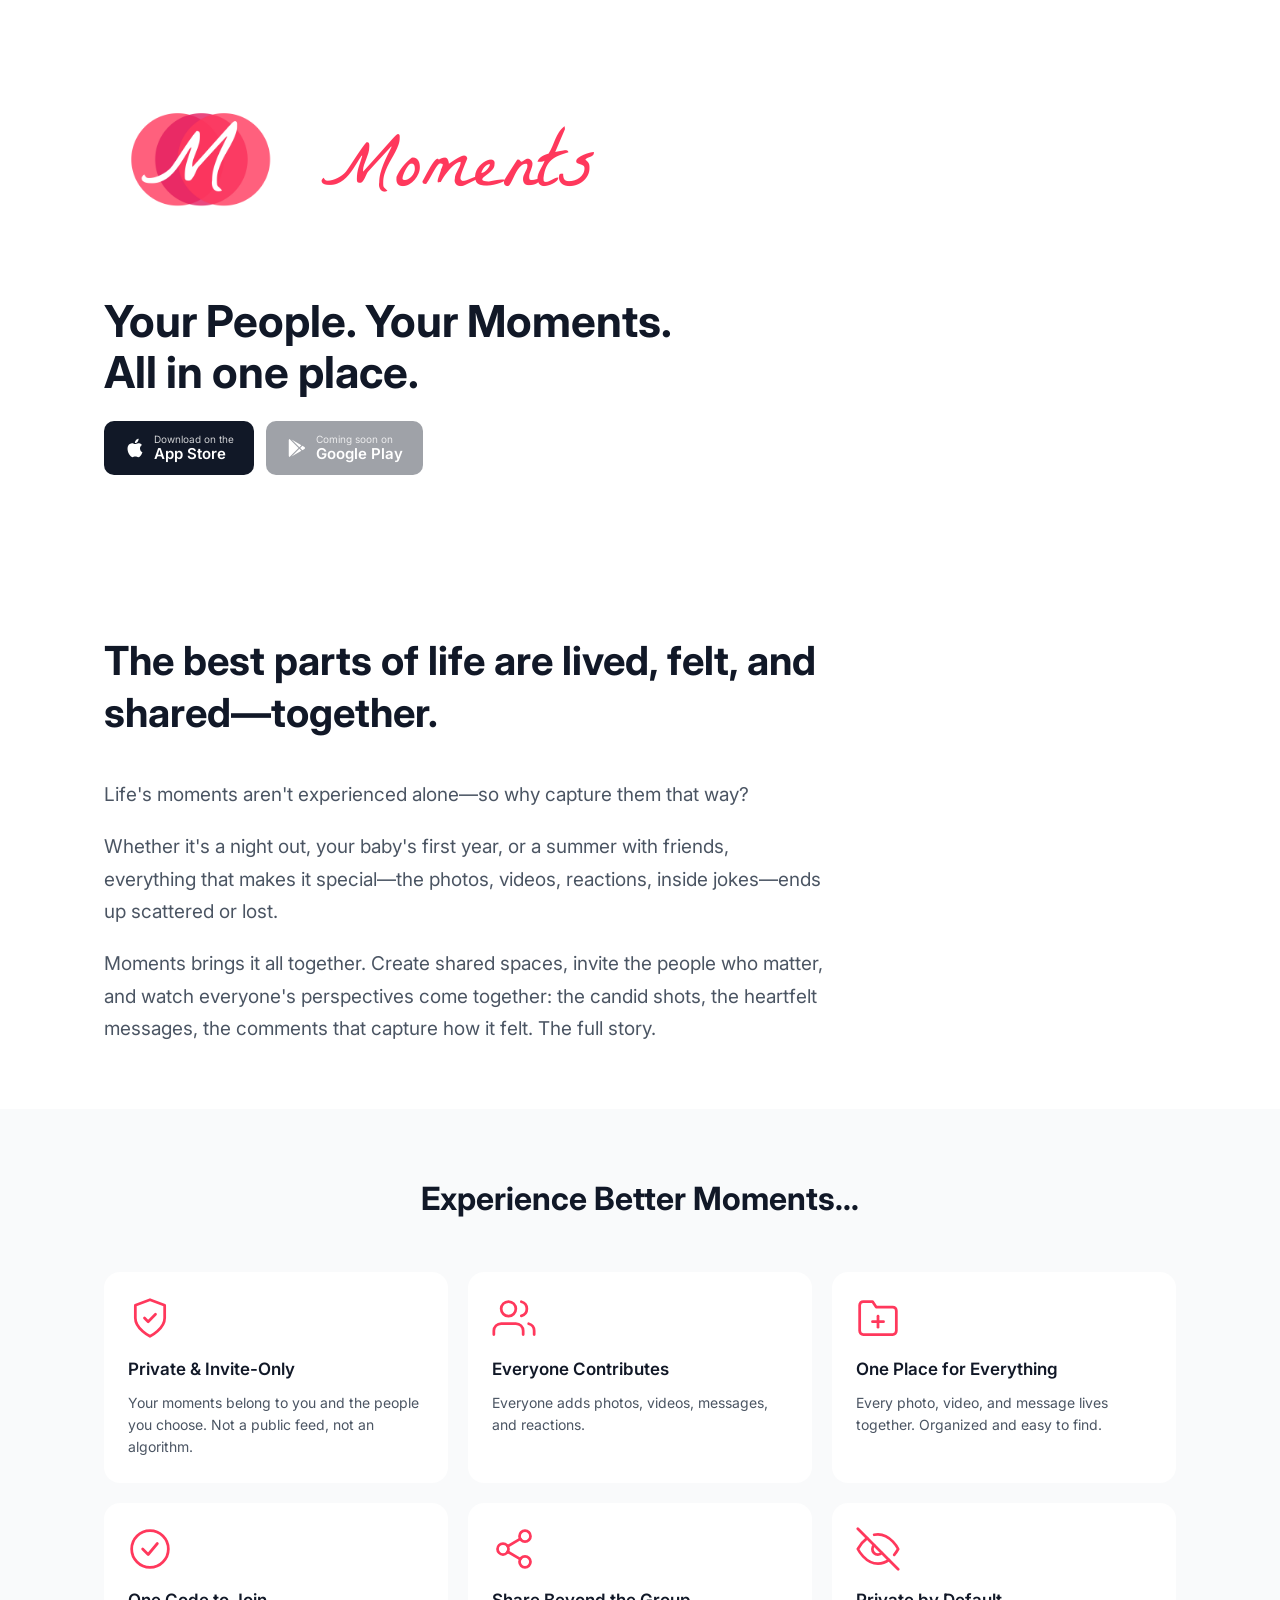
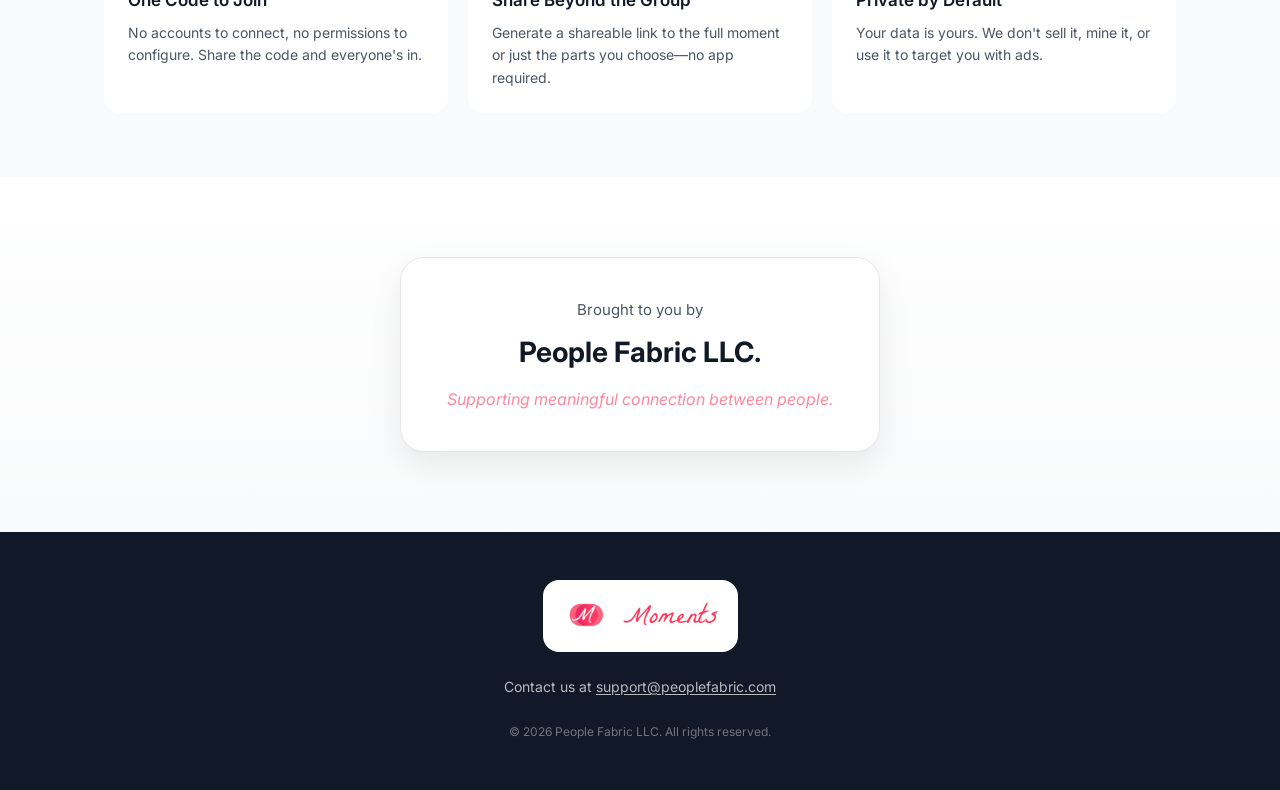
<file: index.html>
<!DOCTYPE html>
<html lang="en">
<head>
  <meta charset="UTF-8">
  <meta name="viewport" content="width=device-width, initial-scale=1.0">
  <meta name="description" content="Moments - Create shared memory collections with the people who matter. Your People. Your Moments. All in one place.">
  <meta name="robots" content="noindex, nofollow">
  <meta name="googlebot" content="noindex, nofollow">
  <meta name="theme-color" content="#FF385C">

  <!-- Open Graph -->
  <meta property="og:title" content="Moments - Your People. Your Moments.">
  <meta property="og:description" content="Create shared spaces with the people who matter. All in one place.">
  <meta property="og:type" content="website">
  <meta property="og:url" content="https://www.peoplefabric.com">
  <meta property="og:image" content="assets/og-image.png">

  <title>Moments - Your People. Your Moments. All in one place.</title>

  <link rel="stylesheet" href="css/styles.css">
  <link rel="icon" type="image/png" href="assets/favicon.png">
  <link rel="apple-touch-icon" href="assets/apple-touch-icon.png">
</head>
<body>

  <!-- Scroll-triggered Header -->
  <header class="header" id="header">
    <div class="container header__inner">
      <a href="/" class="header__logo">
        <img src="assets/logo.png" alt="" class="header__logo-icon">
        <span class="header__logo-text">Moments</span>
      </a>
    </div>
  </header>

  <!-- Hero Section -->
  <section class="hero">
    <div class="container">
      <div class="hero__main">
        <!-- Brand -->
        <div class="hero__brand">
          <img src="assets/logo.png" alt="Moments" class="hero__logo">
          <span class="hero__logo-text">Moments</span>
        </div>

        <!-- Tagline -->
        <h1 class="hero__tagline">
          Your People. Your Moments.<br>
          All in one place.
        </h1>

        <!-- App Store Buttons -->
        <div class="hero__actions">
          <a href="https://testflight.apple.com/join/9Nq58cdz" class="app-btn" aria-label="Download on the App Store">
            <svg class="app-btn__icon" viewBox="0 0 24 24" fill="currentColor">
              <path d="M18.71 19.5c-.83 1.24-1.71 2.45-3.05 2.47-1.34.03-1.77-.79-3.29-.79-1.53 0-2 .77-3.27.82-1.31.05-2.3-1.32-3.14-2.53C4.25 17 2.94 12.45 4.7 9.39c.87-1.52 2.43-2.48 4.12-2.51 1.28-.02 2.5.87 3.29.87.78 0 2.26-1.07 3.81-.91.65.03 2.47.26 3.64 1.98-.09.06-2.17 1.28-2.15 3.81.03 3.02 2.65 4.03 2.68 4.04-.03.07-.42 1.44-1.38 2.83M13 3.5c.73-.83 1.94-1.46 2.94-1.5.13 1.17-.34 2.35-1.04 3.19-.69.85-1.83 1.51-2.95 1.42-.15-1.15.41-2.35 1.05-3.11z"/>
            </svg>
            <span class="app-btn__text">
              <span class="app-btn__label">Download on the</span>
              <span class="app-btn__store">App Store</span>
            </span>
          </a>
          <span class="app-btn app-btn--disabled" aria-label="Coming soon to Google Play">
            <svg class="app-btn__icon" viewBox="0 0 24 24" fill="currentColor">
              <path d="M3,20.5V3.5C3,2.91 3.34,2.39 3.84,2.15L13.69,12L3.84,21.85C3.34,21.6 3,21.09 3,20.5M16.81,15.12L6.05,21.34L14.54,12.85L16.81,15.12M20.16,10.81C20.5,11.08 20.75,11.5 20.75,12C20.75,12.5 20.53,12.9 20.18,13.18L17.89,14.5L15.39,12L17.89,9.5L20.16,10.81M6.05,2.66L16.81,8.88L14.54,11.15L6.05,2.66Z"/>
            </svg>
            <span class="app-btn__text">
              <span class="app-btn__label">Coming soon on</span>
              <span class="app-btn__store">Google Play</span>
            </span>
          </span>
        </div>
      </div>

    </div>
  </section>

  <!-- Story Section (Option A: Pull Quote) -->
  <section class="story">
    <div class="container">
      <div class="story__content">
        <h2 class="story__pullquote">
          The best parts of life are lived, felt, and shared—together.
        </h2>
        <div class="story__body">
          <p class="story__paragraph">
            Life's moments aren't experienced alone—so why capture them that way?
          </p>
          <p class="story__paragraph">
            Whether it's a night out, your baby's first year, or a summer with friends, everything that makes it special—the photos, videos, reactions, inside jokes—ends up scattered or lost.
          </p>
          <p class="story__paragraph">
            Moments brings it all together. Create shared spaces, invite the people who matter, and watch everyone's perspectives come together: the candid shots, the heartfelt messages, the comments that capture how it felt. The full story.
          </p>
        </div>
      </div>
    </div>
  </section>

  <!-- Features Section -->
  <section class="features" id="features">
    <div class="container">
      <div class="features__header">
        <h2 class="features__title">Experience Better Moments...</h2>
      </div>
      <div class="features__grid">

        <!-- Feature 1: Private & Invite-Only -->
        <div class="feature">
          <svg class="feature__icon" viewBox="0 0 24 24" fill="none" stroke="currentColor" stroke-width="1.5" stroke-linecap="round" stroke-linejoin="round">
            <path d="M12 22s8-4 8-10V5l-8-3-8 3v7c0 6 8 10 8 10z"/>
            <path d="M9 12l2 2 4-4"/>
          </svg>
          <h3 class="feature__title">Private & Invite-Only</h3>
          <p class="feature__description">
            Your moments belong to you and the people you choose. Not a public feed, not an algorithm.
          </p>
        </div>

        <!-- Feature 2: Everyone Contributes -->
        <div class="feature">
          <svg class="feature__icon" viewBox="0 0 24 24" fill="none" stroke="currentColor" stroke-width="1.5" stroke-linecap="round" stroke-linejoin="round">
            <path d="M17 21v-2a4 4 0 0 0-4-4H5a4 4 0 0 0-4 4v2"/>
            <circle cx="9" cy="7" r="4"/>
            <path d="M23 21v-2a4 4 0 0 0-3-3.87"/>
            <path d="M16 3.13a4 4 0 0 1 0 7.75"/>
          </svg>
          <h3 class="feature__title">Everyone Contributes</h3>
          <p class="feature__description">
            Everyone adds photos, videos, messages, and reactions.
          </p>
        </div>

        <!-- Feature 3: One Place for Everything -->
        <div class="feature">
          <svg class="feature__icon" viewBox="0 0 24 24" fill="none" stroke="currentColor" stroke-width="1.5" stroke-linecap="round" stroke-linejoin="round">
            <path d="M22 19a2 2 0 0 1-2 2H4a2 2 0 0 1-2-2V5a2 2 0 0 1 2-2h5l2 3h9a2 2 0 0 1 2 2z"/>
            <line x1="12" y1="11" x2="12" y2="17"/>
            <line x1="9" y1="14" x2="15" y2="14"/>
          </svg>
          <h3 class="feature__title">One Place for Everything</h3>
          <p class="feature__description">
            Every photo, video, and message lives together. Organized and easy to find.
          </p>
        </div>

        <!-- Feature 4: One Code to Join -->
        <div class="feature">
          <svg class="feature__icon" viewBox="0 0 24 24" fill="none" stroke="currentColor" stroke-width="1.5" stroke-linecap="round" stroke-linejoin="round">
            <circle cx="12" cy="12" r="10"/>
            <path d="M8 12l3 3 5-6"/>
          </svg>
          <h3 class="feature__title">One Code to Join</h3>
          <p class="feature__description">
            No accounts to connect, no permissions to configure. Share the code and everyone's in.
          </p>
        </div>

        <!-- Feature 5: Share Beyond the Group -->
        <div class="feature">
          <svg class="feature__icon" viewBox="0 0 24 24" fill="none" stroke="currentColor" stroke-width="1.5" stroke-linecap="round" stroke-linejoin="round">
            <circle cx="18" cy="5" r="3"/>
            <circle cx="6" cy="12" r="3"/>
            <circle cx="18" cy="19" r="3"/>
            <line x1="8.59" y1="13.51" x2="15.42" y2="17.49"/>
            <line x1="15.41" y1="6.51" x2="8.59" y2="10.49"/>
          </svg>
          <h3 class="feature__title">Share Beyond the Group</h3>
          <p class="feature__description">
            Generate a shareable link to the full moment or just the parts you choose—no app required.
          </p>
        </div>

        <!-- Feature 6: Private by Default -->
        <div class="feature">
          <svg class="feature__icon" viewBox="0 0 24 24" fill="none" stroke="currentColor" stroke-width="1.5" stroke-linecap="round" stroke-linejoin="round">
            <path d="M17.94 17.94A10.07 10.07 0 0 1 12 20c-7 0-11-8-11-8a18.45 18.45 0 0 1 5.06-5.94M9.9 4.24A9.12 9.12 0 0 1 12 4c7 0 11 8 11 8a18.5 18.5 0 0 1-2.16 3.19m-6.72-1.07a3 3 0 1 1-4.24-4.24"/>
            <line x1="1" y1="1" x2="23" y2="23"/>
          </svg>
          <h3 class="feature__title">Private by Default</h3>
          <p class="feature__description">
            Your data is yours. We don't sell it, mine it, or use it to target you with ads.
          </p>
        </div>

      </div>
    </div>
  </section>

  <!-- Company Section -->
  <section class="company">
    <div class="container">
      <div class="company__inner">
        <p class="company__label">Brought to you by</p>
        <p class="company__name">People Fabric LLC.</p>
        <p class="company__tagline">Supporting meaningful connection between people.</p>
      </div>
    </div>
  </section>

  <!-- Footer -->
  <footer class="footer">
    <div class="container footer__inner">
      <div class="footer__logo">
        <img src="assets/logo.png" alt="" class="footer__logo-icon">
        <span class="footer__logo-text">Moments</span>
      </div>
      <p class="footer__contact">
        Contact us at <a href="mailto:support@peoplefabric.com">support@peoplefabric.com</a>
      </p>
      <p class="footer__copyright">
        &copy; 2026 People Fabric LLC. All rights reserved.
      </p>
    </div>
  </footer>

  <script>
    // Scroll-triggered header
    const header = document.getElementById('header');
    const heroSection = document.querySelector('.hero');

    const headerObserver = new IntersectionObserver(
      ([entry]) => {
        header.classList.toggle('visible', !entry.isIntersecting);
      },
      { threshold: 0, rootMargin: '-100px 0px 0px 0px' }
    );
    headerObserver.observe(heroSection);

    // Fade-in animations for story and features
    const animatedElements = document.querySelectorAll('.story__pullquote, .story__paragraph, .feature');

    const fadeObserver = new IntersectionObserver(
      (entries) => {
        entries.forEach((entry) => {
          if (entry.isIntersecting) {
            entry.target.classList.add('visible');
          }
        });
      },
      { threshold: 0.1, rootMargin: '0px 0px -50px 0px' }
    );

    animatedElements.forEach((el) => fadeObserver.observe(el));
  </script>

</body>
</html>
</file>
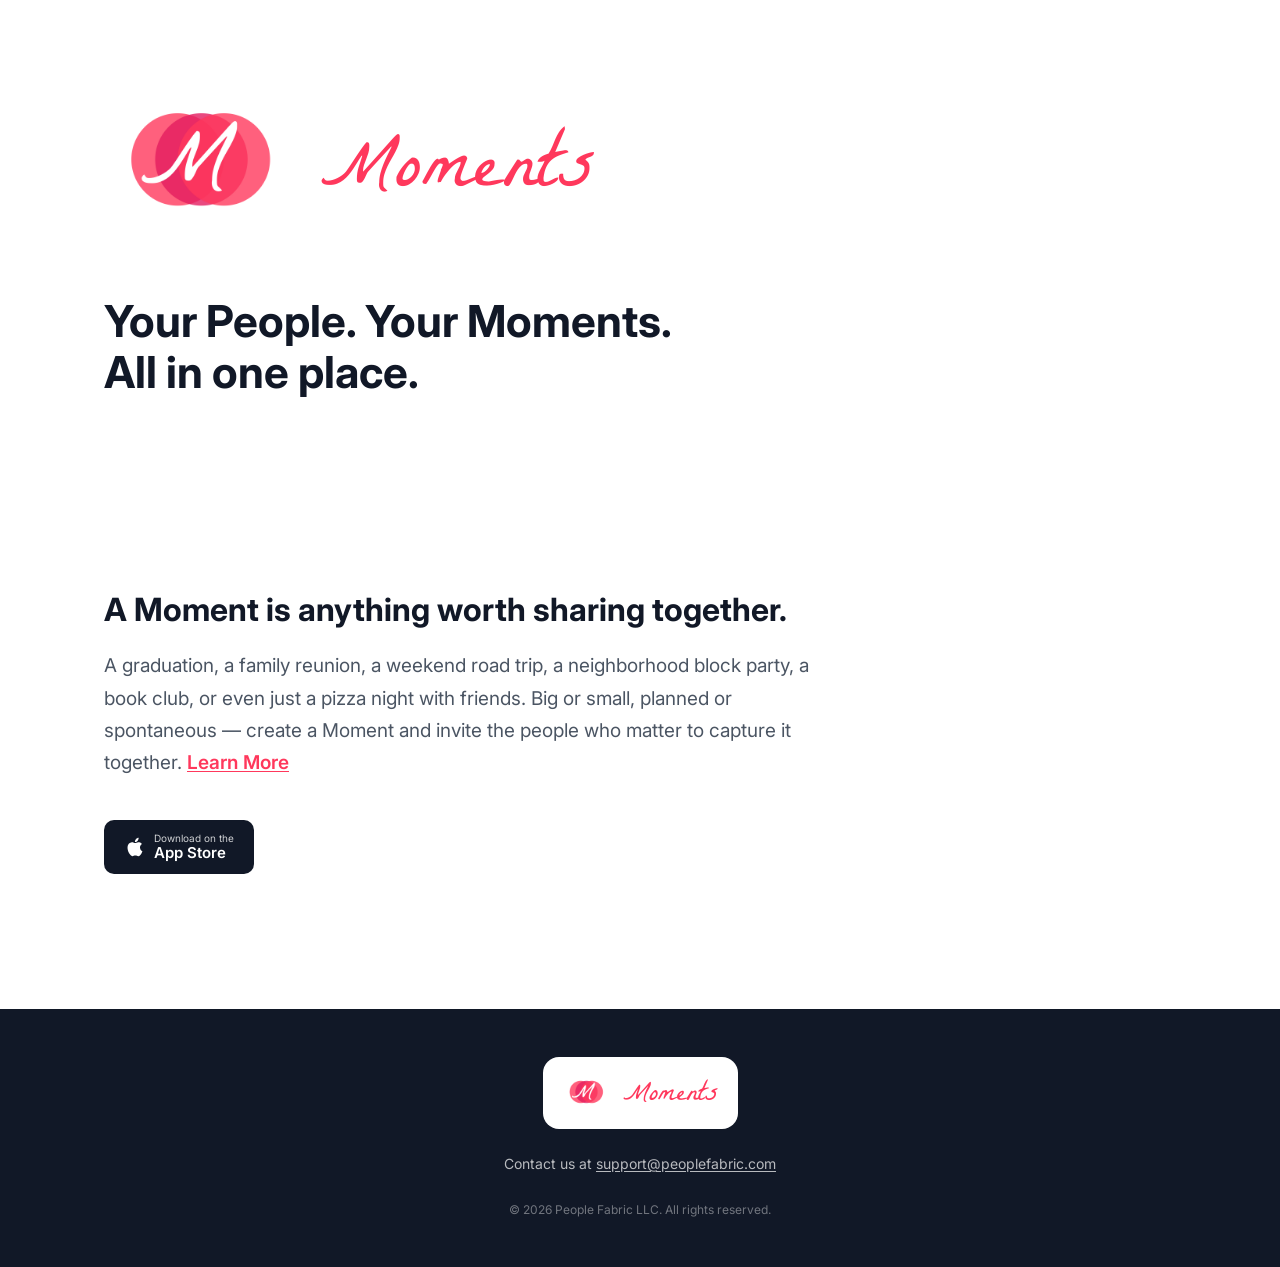
<file: getapp.html>
<!DOCTYPE html>
<html lang="en">
<head>
  <meta charset="UTF-8">
  <meta name="viewport" content="width=device-width, initial-scale=1.0">
  <meta name="description" content="Download Moments - Your People. Your Moments. All in one place.">
  <meta name="robots" content="noindex, nofollow">
  <meta name="googlebot" content="noindex, nofollow">
  <meta name="theme-color" content="#FF385C">

  <title>Get the App - Moments</title>

  <link rel="stylesheet" href="css/styles.css">
  <link rel="icon" type="image/png" href="assets/favicon.png">
  <link rel="apple-touch-icon" href="assets/apple-touch-icon.png">

  <style>
    .getapp {
      padding: var(--space-16) 0 var(--space-20);
      min-height: 60vh;
      display: flex;
      align-items: center;
    }

    .getapp__content {
      max-width: var(--max-width-narrow);
    }

    .getapp__title {
      font-size: clamp(24px, 4vw, 32px);
      font-weight: 700;
      line-height: 1.3;
      color: var(--color-text);
      margin-bottom: var(--space-5);
    }

    .getapp__placeholder {
      font-size: clamp(17px, 2.5vw, 19px);
      line-height: 1.7;
      color: var(--color-text-secondary);
      margin-bottom: var(--space-10);
    }

    .getapp__learn-more {
      color: var(--color-primary);
      font-weight: 600;
      text-decoration: underline;
      text-underline-offset: 2px;
    }

    .getapp__learn-more:hover {
      color: var(--color-primary-hover);
    }

    .getapp__actions {
      display: flex;
      gap: var(--space-3);
      flex-wrap: wrap;
    }
  </style>
</head>
<body>

  <!-- Scroll-triggered Header -->
  <header class="header" id="header">
    <div class="container header__inner">
      <a href="/" class="header__logo">
        <img src="assets/logo.png" alt="" class="header__logo-icon">
        <span class="header__logo-text">Moments</span>
      </a>
    </div>
  </header>

  <!-- Hero Section -->
  <section class="hero">
    <div class="container">
      <div class="hero__main">
        <div class="hero__brand">
          <img src="assets/logo.png" alt="Moments" class="hero__logo">
          <span class="hero__logo-text">Moments</span>
        </div>

        <h1 class="hero__tagline">
          Your People. Your Moments.<br>
          All in one place.
        </h1>
      </div>
    </div>
  </section>

  <!-- Get App Section -->
  <section class="getapp">
    <div class="container">
      <div class="getapp__content">

        <h2 class="getapp__title">A Moment is anything worth sharing together.</h2>
        <p class="getapp__placeholder">
          A graduation, a family reunion, a weekend road trip, a neighborhood block party, a book club, or even just a pizza night with friends. Big or small, planned or spontaneous — create a Moment and invite the people who matter to capture it together. <a href="/" class="getapp__learn-more">Learn More</a>
        </p>

        <div class="getapp__actions">
          <a href="https://testflight.apple.com/join/9Nq58cdz" class="app-btn" aria-label="Download on the App Store">
            <svg class="app-btn__icon" viewBox="0 0 24 24" fill="currentColor">
              <path d="M18.71 19.5c-.83 1.24-1.71 2.45-3.05 2.47-1.34.03-1.77-.79-3.29-.79-1.53 0-2 .77-3.27.82-1.31.05-2.3-1.32-3.14-2.53C4.25 17 2.94 12.45 4.7 9.39c.87-1.52 2.43-2.48 4.12-2.51 1.28-.02 2.5.87 3.29.87.78 0 2.26-1.07 3.81-.91.65.03 2.47.26 3.64 1.98-.09.06-2.17 1.28-2.15 3.81.03 3.02 2.65 4.03 2.68 4.04-.03.07-.42 1.44-1.38 2.83M13 3.5c.73-.83 1.94-1.46 2.94-1.5.13 1.17-.34 2.35-1.04 3.19-.69.85-1.83 1.51-2.95 1.42-.15-1.15.41-2.35 1.05-3.11z"/>
            </svg>
            <span class="app-btn__text">
              <span class="app-btn__label">Download on the</span>
              <span class="app-btn__store">App Store</span>
            </span>
          </a>
        </div>

      </div>
    </div>
  </section>

  <!-- Footer -->
  <footer class="footer">
    <div class="container footer__inner">
      <div class="footer__logo">
        <img src="assets/logo.png" alt="" class="footer__logo-icon">
        <span class="footer__logo-text">Moments</span>
      </div>
      <p class="footer__contact">
        Contact us at <a href="mailto:support@peoplefabric.com">support@peoplefabric.com</a>
      </p>
      <p class="footer__copyright">
        &copy; 2026 People Fabric LLC. All rights reserved.
      </p>
    </div>
  </footer>

  <script>
    const header = document.getElementById('header');
    const heroSection = document.querySelector('.hero');

    const headerObserver = new IntersectionObserver(
      ([entry]) => {
        header.classList.toggle('visible', !entry.isIntersecting);
      },
      { threshold: 0, rootMargin: '-100px 0px 0px 0px' }
    );
    headerObserver.observe(heroSection);
  </script>

</body>
</html>
</file>
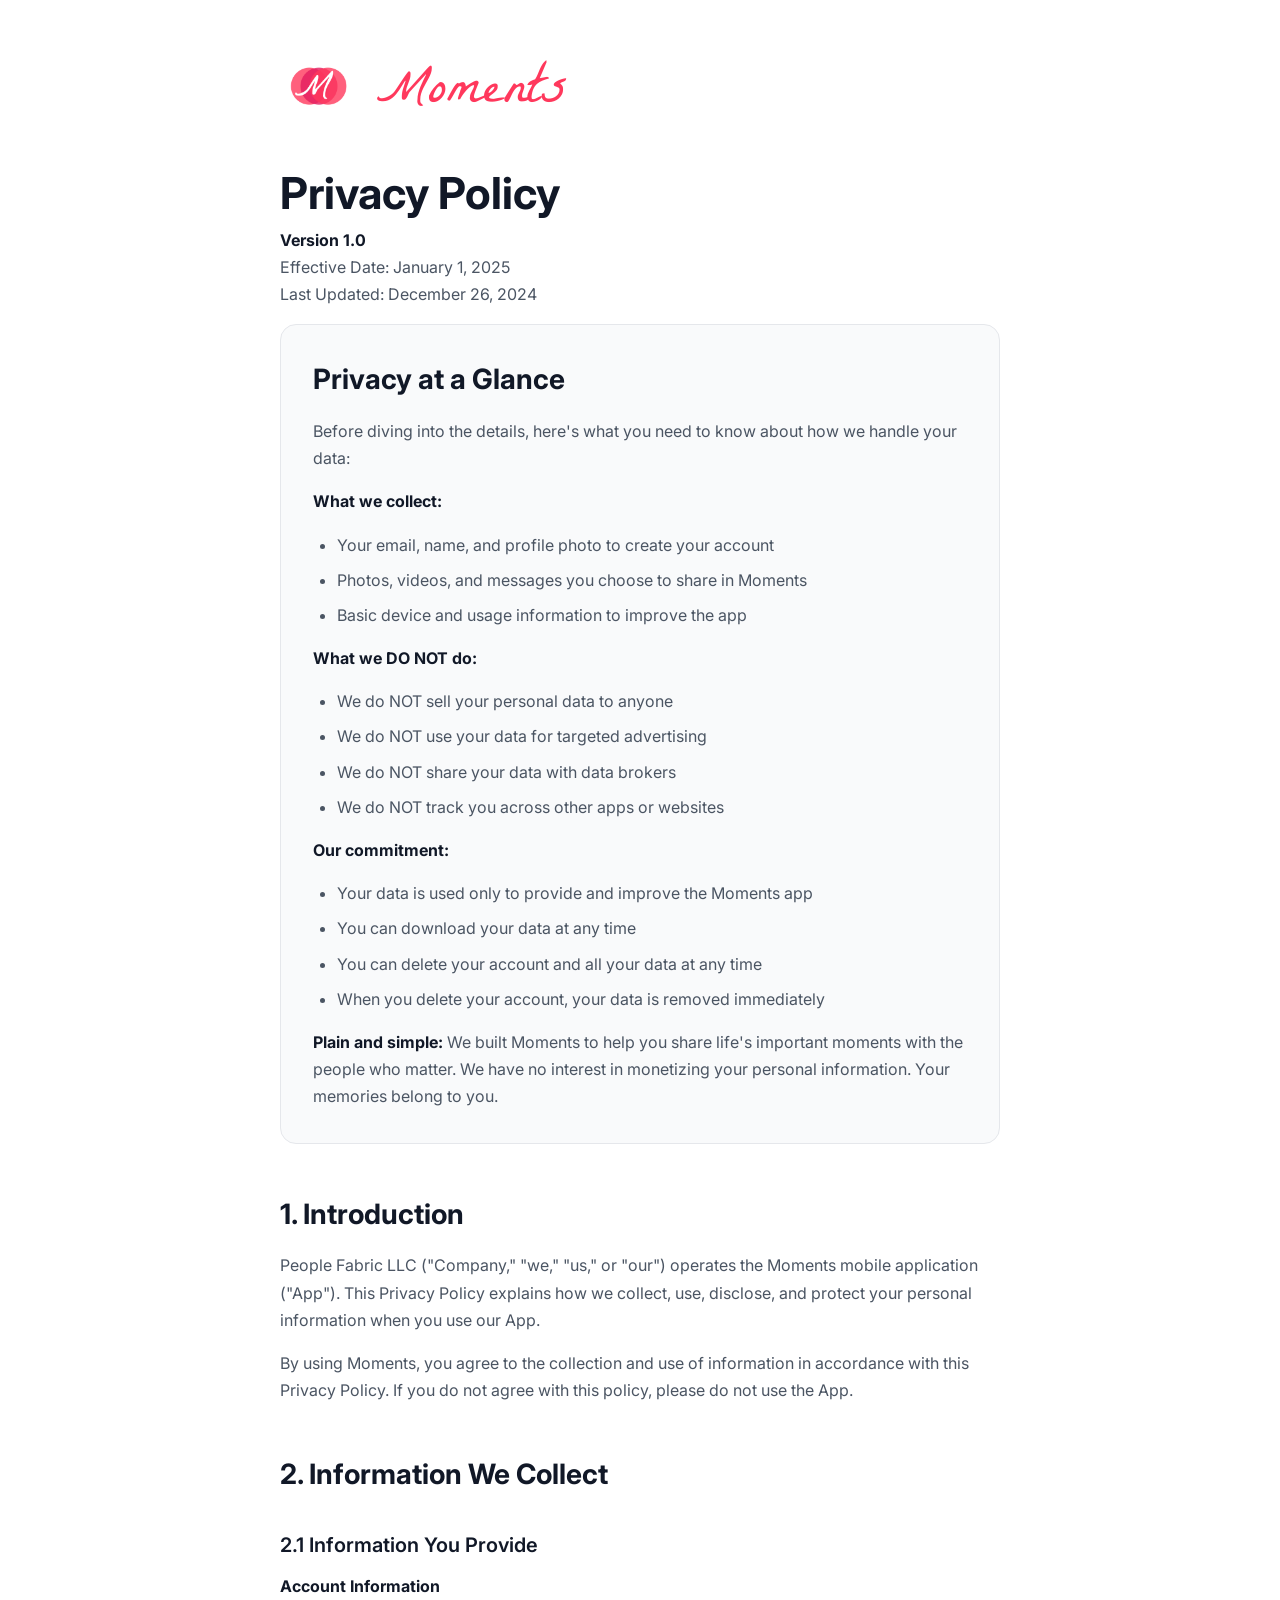
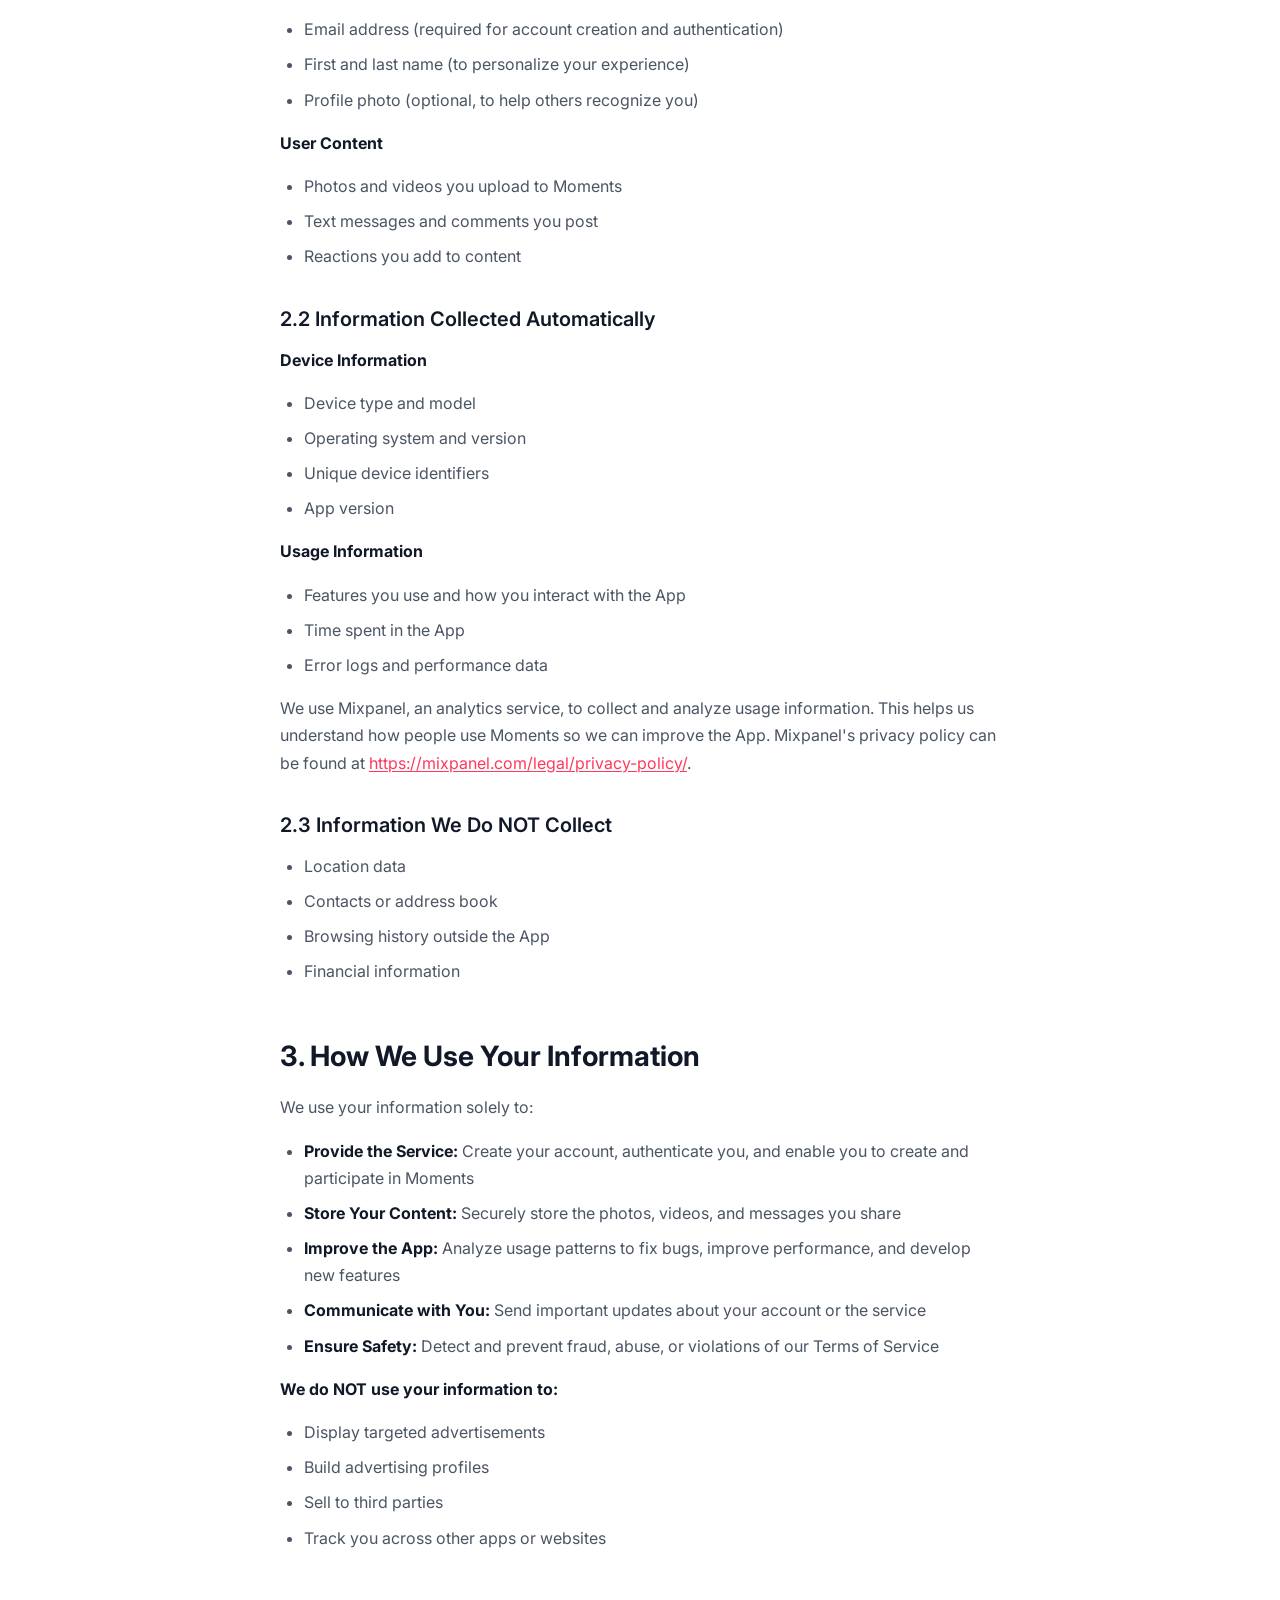
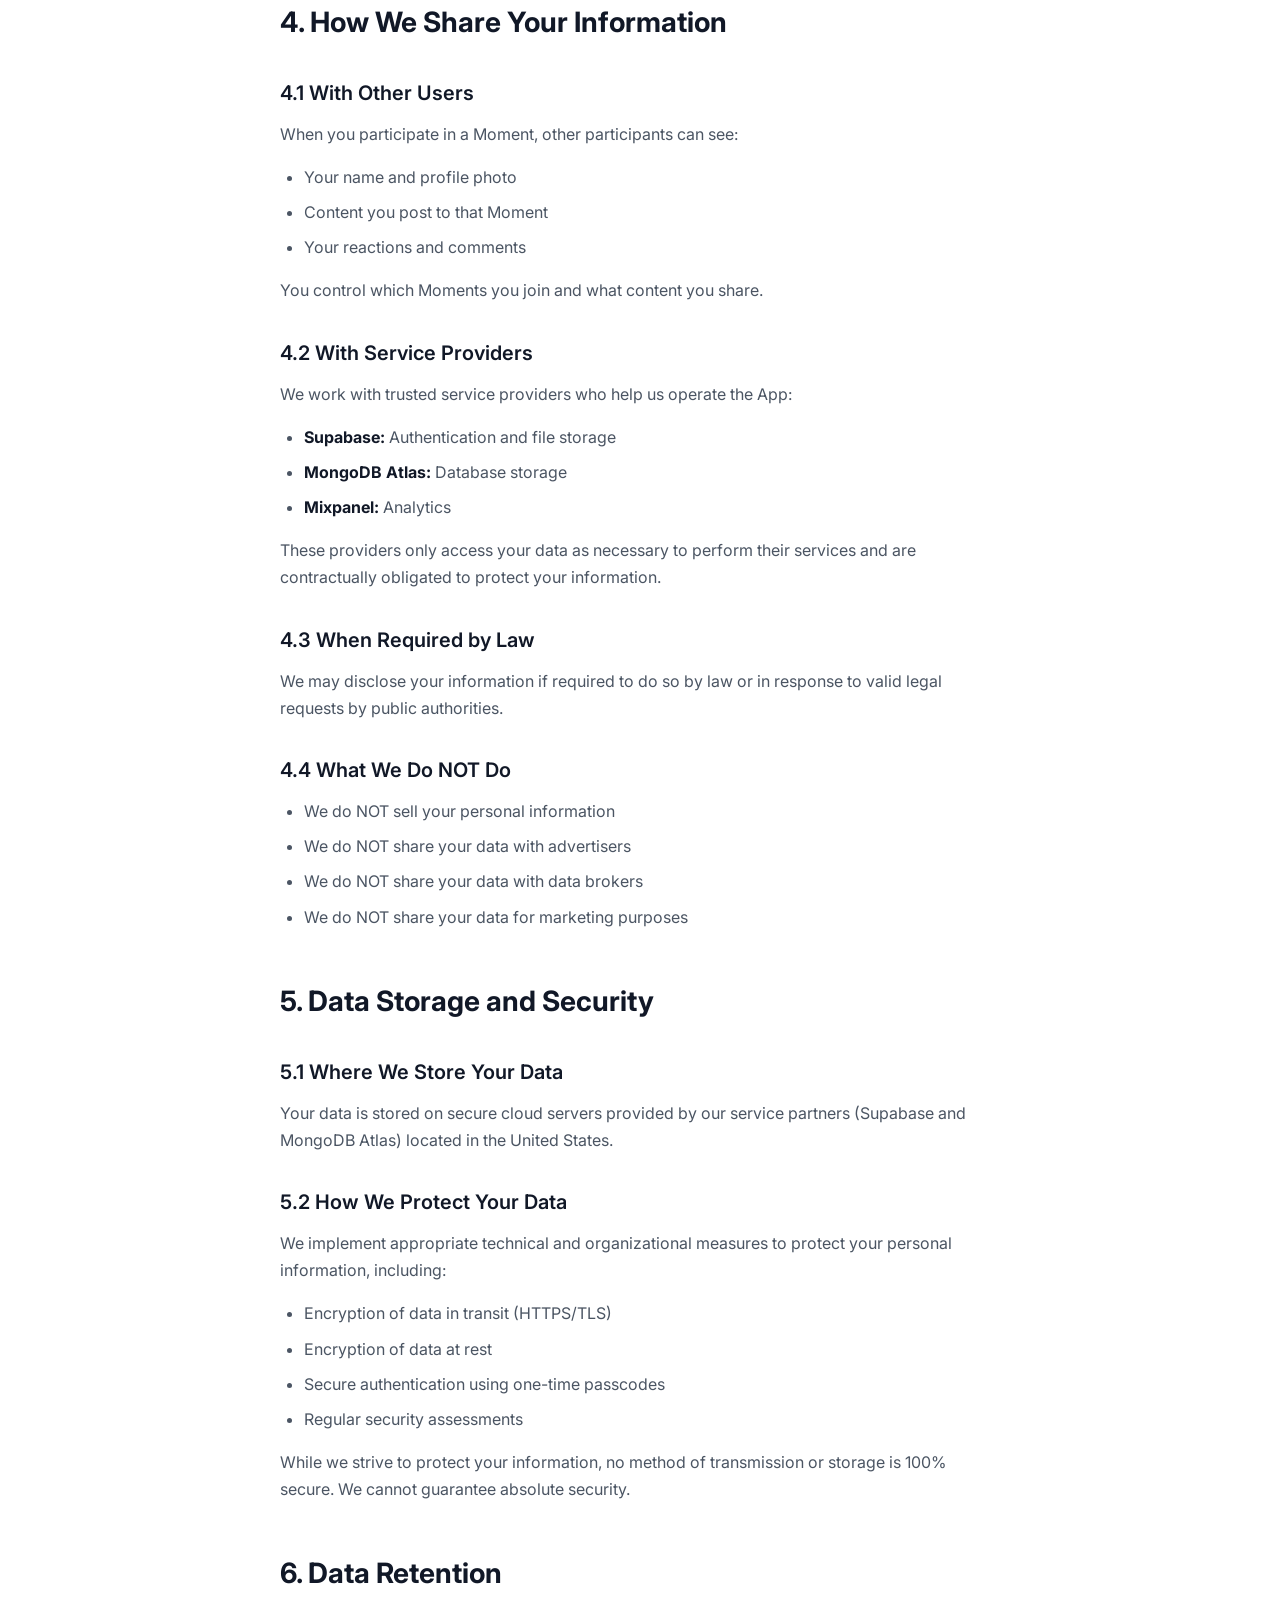
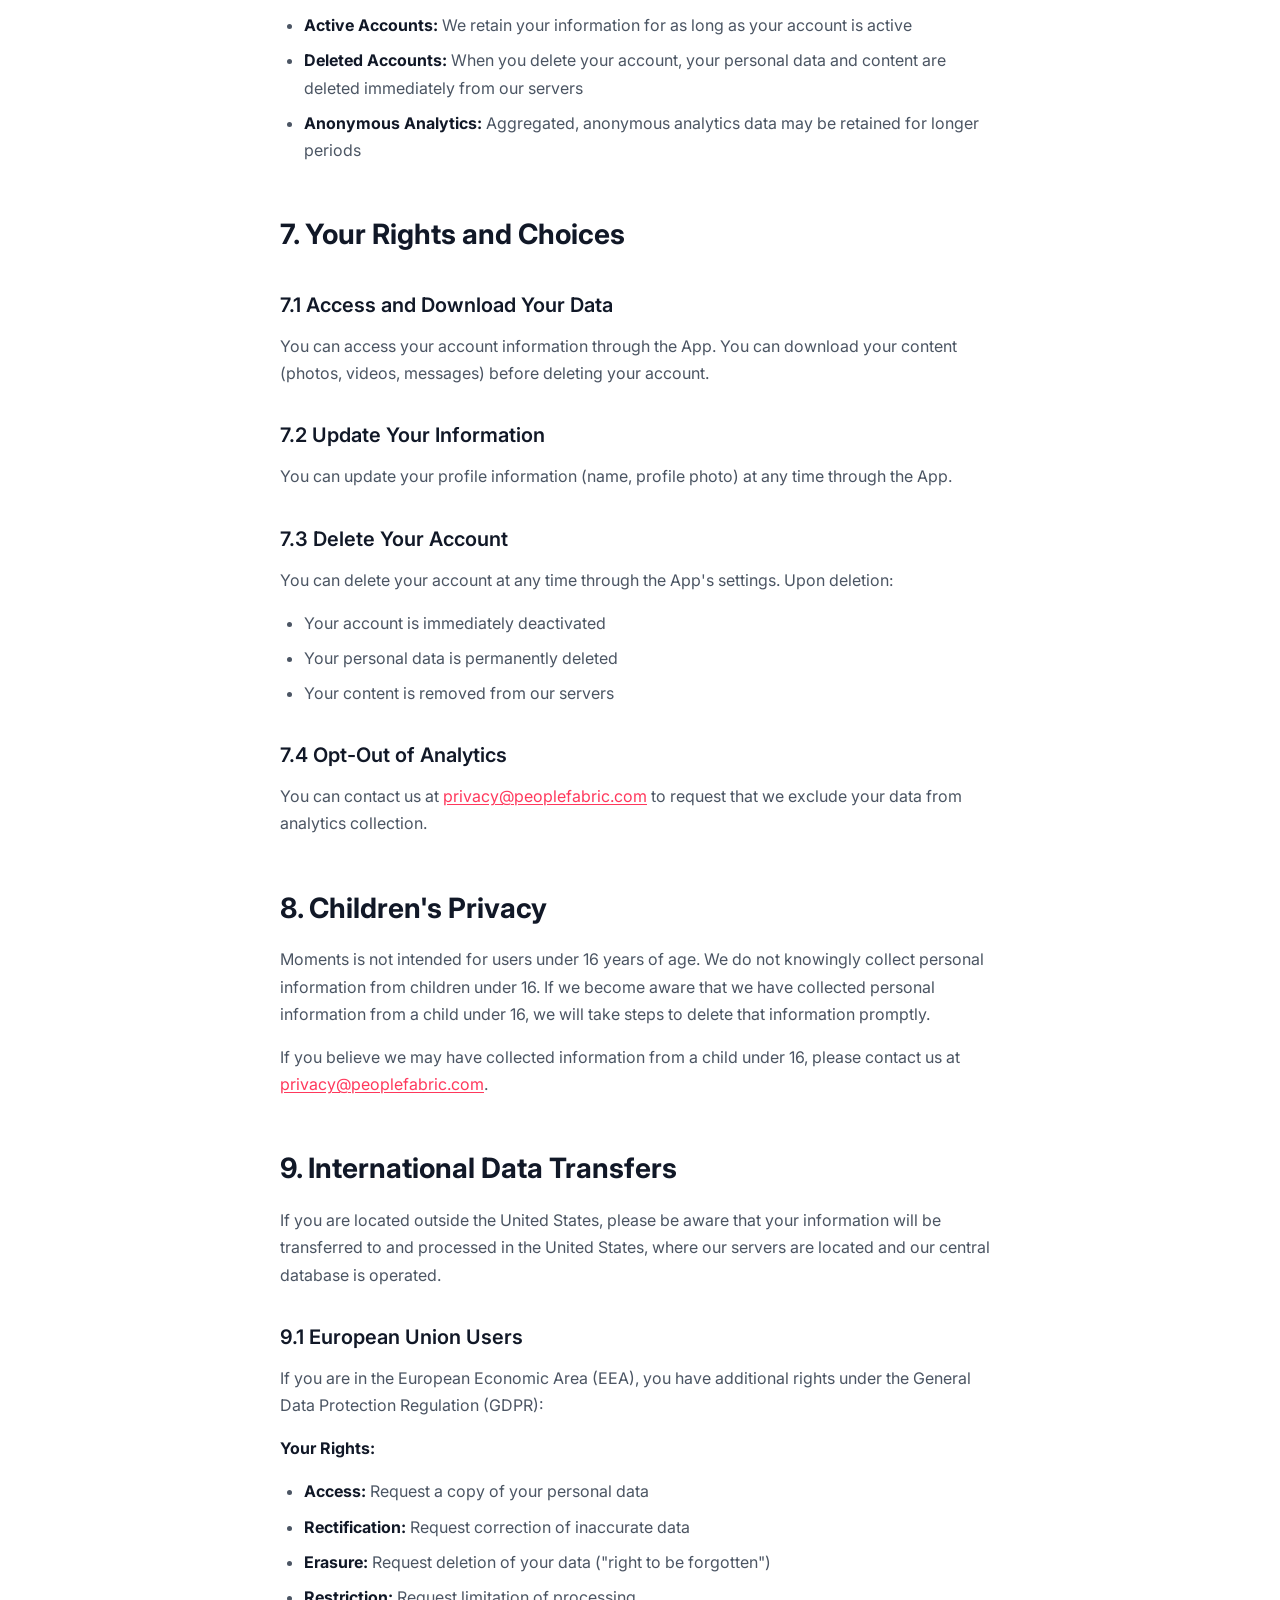
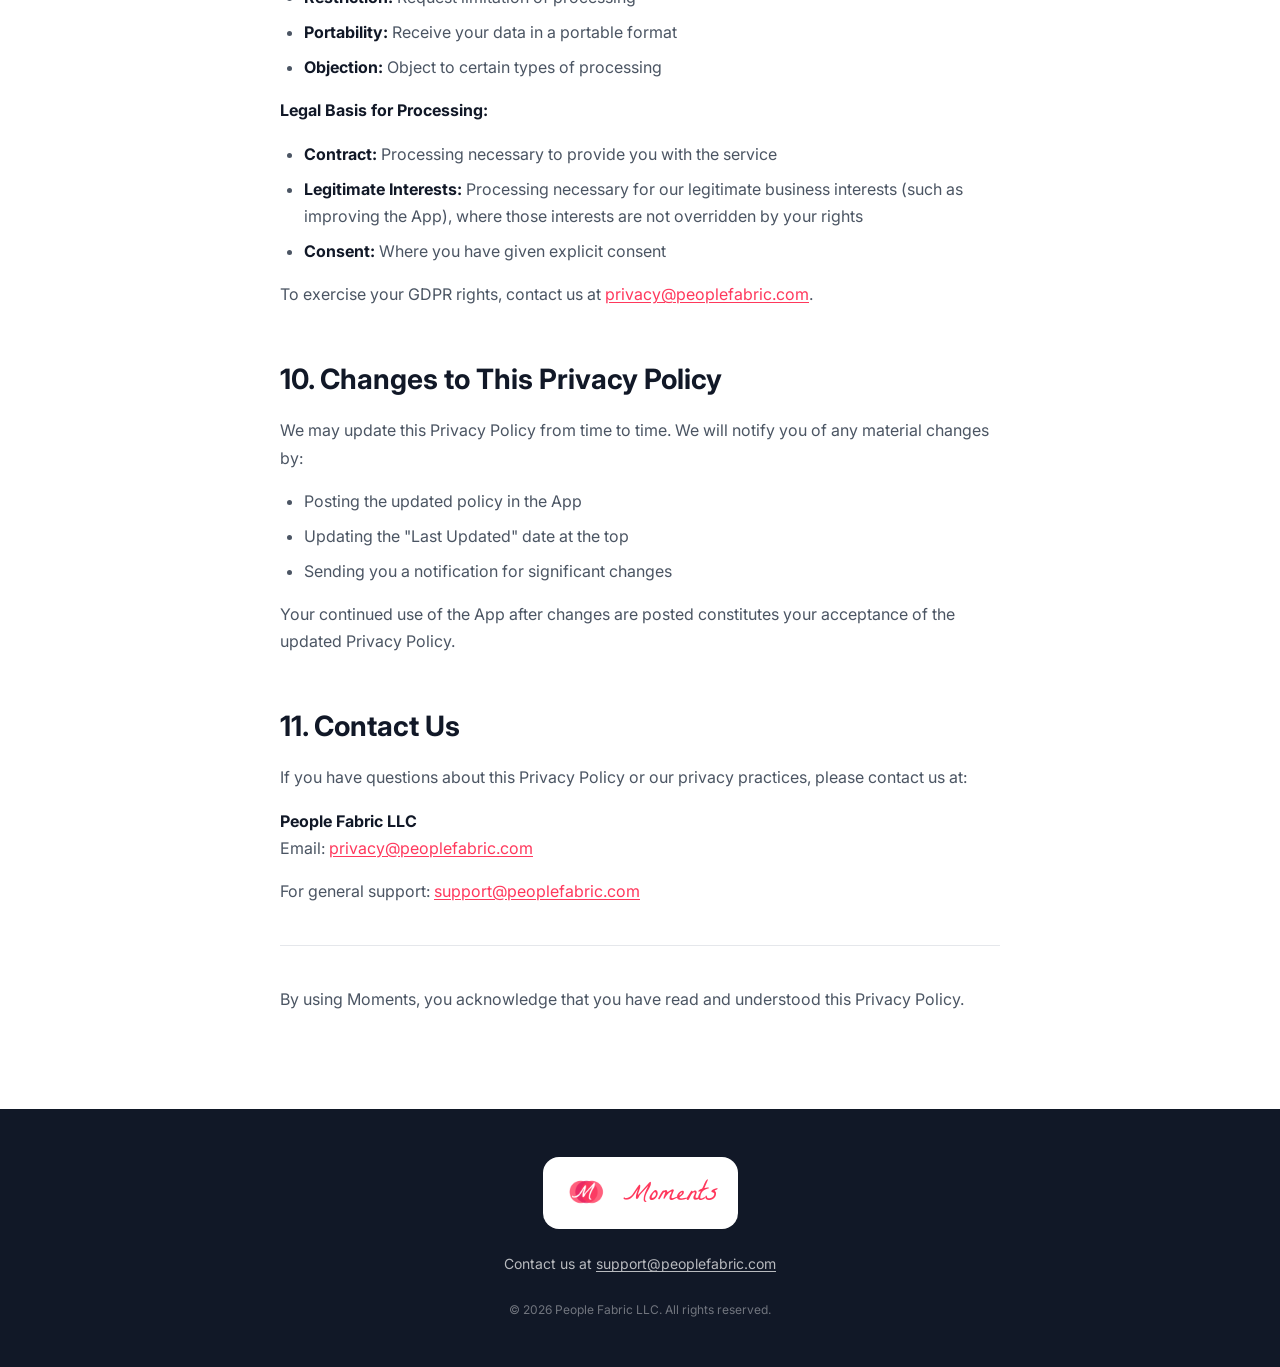
<file: privacy.html>
<!DOCTYPE html>
<html lang="en">
<head>
  <meta charset="UTF-8">
  <meta name="viewport" content="width=device-width, initial-scale=1.0">
  <meta name="description" content="Moments Privacy Policy - Learn how People Fabric LLC handles your data.">
  <meta name="robots" content="noindex, nofollow">
  <meta name="googlebot" content="noindex, nofollow">
  <meta name="theme-color" content="#FF385C">

  <title>Privacy Policy - Moments</title>

  <link rel="stylesheet" href="css/styles.css">
  <link rel="icon" type="image/png" href="assets/favicon.png">
  <link rel="apple-touch-icon" href="assets/apple-touch-icon.png">

  <style>
    .policy {
      padding: var(--space-12) 0 var(--space-20);
    }

    .policy__brand {
      display: flex;
      align-items: center;
      gap: var(--space-4);
      margin-bottom: var(--space-10);
    }

    .policy__brand-logo {
      width: 80px;
      height: 80px;
      object-fit: contain;
    }

    .policy__brand-text {
      font-family: var(--font-brand);
      font-size: clamp(40px, 8vw, 56px);
      color: var(--color-primary);
      line-height: 1;
      padding-top: 12px;
    }

    .policy__content {
      max-width: var(--max-width-narrow);
      margin: 0 auto;
    }

    .policy__title {
      font-size: clamp(32px, 5vw, 44px);
      font-weight: 700;
      line-height: 1.15;
      color: var(--color-text);
      margin-bottom: var(--space-2);
    }

    .policy__meta {
      font-size: 14px;
      color: var(--color-text-muted);
      margin-bottom: var(--space-12);
    }

    .policy__content h2 {
      font-size: clamp(22px, 3vw, 28px);
      font-weight: 700;
      color: var(--color-text);
      margin-top: var(--space-12);
      margin-bottom: var(--space-4);
    }

    .policy__content h3 {
      font-size: clamp(17px, 2.5vw, 20px);
      font-weight: 600;
      color: var(--color-text);
      margin-top: var(--space-8);
      margin-bottom: var(--space-3);
    }

    .policy__content p {
      font-size: 16px;
      line-height: 1.7;
      color: var(--color-text-secondary);
      margin-bottom: var(--space-4);
    }

    .policy__content ul,
    .policy__content ol {
      font-size: 16px;
      line-height: 1.7;
      color: var(--color-text-secondary);
      margin-bottom: var(--space-4);
      padding-left: var(--space-6);
    }

    .policy__content li {
      margin-bottom: var(--space-2);
    }

    .policy__content strong {
      color: var(--color-text);
    }

    .policy__content a {
      color: var(--color-primary);
      text-decoration: underline;
      text-underline-offset: 2px;
    }

    .policy__content a:hover {
      color: var(--color-primary-hover);
    }

    .policy__content hr {
      border: none;
      border-top: 1px solid var(--color-border);
      margin: var(--space-10) 0;
    }

    .policy__glance {
      background: var(--color-bg-subtle);
      border-radius: var(--radius-lg);
      padding: var(--space-8);
      margin-bottom: var(--space-10);
      border: 1px solid var(--color-border);
    }

    .policy__glance h2 {
      margin-top: 0;
    }

    .policy__glance p:last-child {
      margin-bottom: 0;
    }
  </style>
</head>
<body>

  <!-- Privacy Policy -->
  <section class="policy">
    <div class="container">
      <div class="policy__content">

        <div class="policy__brand">
          <img src="assets/logo.png" alt="Moments" class="policy__brand-logo">
          <span class="policy__brand-text">Moments</span>
        </div>

        <h1 class="policy__title">Privacy Policy</h1>
        <p class="policy__meta">
          <strong>Version 1.0</strong><br>
          Effective Date: January 1, 2025<br>
          Last Updated: December 26, 2024
        </p>

        <div class="policy__glance">
          <h2>Privacy at a Glance</h2>

          <p>Before diving into the details, here's what you need to know about how we handle your data:</p>

          <p><strong>What we collect:</strong></p>
          <ul>
            <li>Your email, name, and profile photo to create your account</li>
            <li>Photos, videos, and messages you choose to share in Moments</li>
            <li>Basic device and usage information to improve the app</li>
          </ul>

          <p><strong>What we DO NOT do:</strong></p>
          <ul>
            <li>We do NOT sell your personal data to anyone</li>
            <li>We do NOT use your data for targeted advertising</li>
            <li>We do NOT share your data with data brokers</li>
            <li>We do NOT track you across other apps or websites</li>
          </ul>

          <p><strong>Our commitment:</strong></p>
          <ul>
            <li>Your data is used only to provide and improve the Moments app</li>
            <li>You can download your data at any time</li>
            <li>You can delete your account and all your data at any time</li>
            <li>When you delete your account, your data is removed immediately</li>
          </ul>

          <p><strong>Plain and simple:</strong> We built Moments to help you share life's important moments with the people who matter. We have no interest in monetizing your personal information. Your memories belong to you.</p>
        </div>

        <h2>1. Introduction</h2>
        <p>People Fabric LLC ("Company," "we," "us," or "our") operates the Moments mobile application ("App"). This Privacy Policy explains how we collect, use, disclose, and protect your personal information when you use our App.</p>
        <p>By using Moments, you agree to the collection and use of information in accordance with this Privacy Policy. If you do not agree with this policy, please do not use the App.</p>

        <h2>2. Information We Collect</h2>

        <h3>2.1 Information You Provide</h3>
        <p><strong>Account Information</strong></p>
        <ul>
          <li>Email address (required for account creation and authentication)</li>
          <li>First and last name (to personalize your experience)</li>
          <li>Profile photo (optional, to help others recognize you)</li>
        </ul>

        <p><strong>User Content</strong></p>
        <ul>
          <li>Photos and videos you upload to Moments</li>
          <li>Text messages and comments you post</li>
          <li>Reactions you add to content</li>
        </ul>

        <h3>2.2 Information Collected Automatically</h3>
        <p><strong>Device Information</strong></p>
        <ul>
          <li>Device type and model</li>
          <li>Operating system and version</li>
          <li>Unique device identifiers</li>
          <li>App version</li>
        </ul>

        <p><strong>Usage Information</strong></p>
        <ul>
          <li>Features you use and how you interact with the App</li>
          <li>Time spent in the App</li>
          <li>Error logs and performance data</li>
        </ul>

        <p>We use Mixpanel, an analytics service, to collect and analyze usage information. This helps us understand how people use Moments so we can improve the App. Mixpanel's privacy policy can be found at <a href="https://mixpanel.com/legal/privacy-policy/">https://mixpanel.com/legal/privacy-policy/</a>.</p>

        <h3>2.3 Information We Do NOT Collect</h3>
        <ul>
          <li>Location data</li>
          <li>Contacts or address book</li>
          <li>Browsing history outside the App</li>
          <li>Financial information</li>
        </ul>

        <h2>3. How We Use Your Information</h2>
        <p>We use your information solely to:</p>
        <ul>
          <li><strong>Provide the Service:</strong> Create your account, authenticate you, and enable you to create and participate in Moments</li>
          <li><strong>Store Your Content:</strong> Securely store the photos, videos, and messages you share</li>
          <li><strong>Improve the App:</strong> Analyze usage patterns to fix bugs, improve performance, and develop new features</li>
          <li><strong>Communicate with You:</strong> Send important updates about your account or the service</li>
          <li><strong>Ensure Safety:</strong> Detect and prevent fraud, abuse, or violations of our Terms of Service</li>
        </ul>

        <p><strong>We do NOT use your information to:</strong></p>
        <ul>
          <li>Display targeted advertisements</li>
          <li>Build advertising profiles</li>
          <li>Sell to third parties</li>
          <li>Track you across other apps or websites</li>
        </ul>

        <h2>4. How We Share Your Information</h2>

        <h3>4.1 With Other Users</h3>
        <p>When you participate in a Moment, other participants can see:</p>
        <ul>
          <li>Your name and profile photo</li>
          <li>Content you post to that Moment</li>
          <li>Your reactions and comments</li>
        </ul>
        <p>You control which Moments you join and what content you share.</p>

        <h3>4.2 With Service Providers</h3>
        <p>We work with trusted service providers who help us operate the App:</p>
        <ul>
          <li><strong>Supabase:</strong> Authentication and file storage</li>
          <li><strong>MongoDB Atlas:</strong> Database storage</li>
          <li><strong>Mixpanel:</strong> Analytics</li>
        </ul>
        <p>These providers only access your data as necessary to perform their services and are contractually obligated to protect your information.</p>

        <h3>4.3 When Required by Law</h3>
        <p>We may disclose your information if required to do so by law or in response to valid legal requests by public authorities.</p>

        <h3>4.4 What We Do NOT Do</h3>
        <ul>
          <li>We do NOT sell your personal information</li>
          <li>We do NOT share your data with advertisers</li>
          <li>We do NOT share your data with data brokers</li>
          <li>We do NOT share your data for marketing purposes</li>
        </ul>

        <h2>5. Data Storage and Security</h2>

        <h3>5.1 Where We Store Your Data</h3>
        <p>Your data is stored on secure cloud servers provided by our service partners (Supabase and MongoDB Atlas) located in the United States.</p>

        <h3>5.2 How We Protect Your Data</h3>
        <p>We implement appropriate technical and organizational measures to protect your personal information, including:</p>
        <ul>
          <li>Encryption of data in transit (HTTPS/TLS)</li>
          <li>Encryption of data at rest</li>
          <li>Secure authentication using one-time passcodes</li>
          <li>Regular security assessments</li>
        </ul>
        <p>While we strive to protect your information, no method of transmission or storage is 100% secure. We cannot guarantee absolute security.</p>

        <h2>6. Data Retention</h2>
        <ul>
          <li><strong>Active Accounts:</strong> We retain your information for as long as your account is active</li>
          <li><strong>Deleted Accounts:</strong> When you delete your account, your personal data and content are deleted immediately from our servers</li>
          <li><strong>Anonymous Analytics:</strong> Aggregated, anonymous analytics data may be retained for longer periods</li>
        </ul>

        <h2>7. Your Rights and Choices</h2>

        <h3>7.1 Access and Download Your Data</h3>
        <p>You can access your account information through the App. You can download your content (photos, videos, messages) before deleting your account.</p>

        <h3>7.2 Update Your Information</h3>
        <p>You can update your profile information (name, profile photo) at any time through the App.</p>

        <h3>7.3 Delete Your Account</h3>
        <p>You can delete your account at any time through the App's settings. Upon deletion:</p>
        <ul>
          <li>Your account is immediately deactivated</li>
          <li>Your personal data is permanently deleted</li>
          <li>Your content is removed from our servers</li>
        </ul>

        <h3>7.4 Opt-Out of Analytics</h3>
        <p>You can contact us at <a href="mailto:privacy@peoplefabric.com">privacy@peoplefabric.com</a> to request that we exclude your data from analytics collection.</p>

        <h2>8. Children's Privacy</h2>
        <p>Moments is not intended for users under 16 years of age. We do not knowingly collect personal information from children under 16. If we become aware that we have collected personal information from a child under 16, we will take steps to delete that information promptly.</p>
        <p>If you believe we may have collected information from a child under 16, please contact us at <a href="mailto:privacy@peoplefabric.com">privacy@peoplefabric.com</a>.</p>

        <h2>9. International Data Transfers</h2>
        <p>If you are located outside the United States, please be aware that your information will be transferred to and processed in the United States, where our servers are located and our central database is operated.</p>

        <h3>9.1 European Union Users</h3>
        <p>If you are in the European Economic Area (EEA), you have additional rights under the General Data Protection Regulation (GDPR):</p>

        <p><strong>Your Rights:</strong></p>
        <ul>
          <li><strong>Access:</strong> Request a copy of your personal data</li>
          <li><strong>Rectification:</strong> Request correction of inaccurate data</li>
          <li><strong>Erasure:</strong> Request deletion of your data ("right to be forgotten")</li>
          <li><strong>Restriction:</strong> Request limitation of processing</li>
          <li><strong>Portability:</strong> Receive your data in a portable format</li>
          <li><strong>Objection:</strong> Object to certain types of processing</li>
        </ul>

        <p><strong>Legal Basis for Processing:</strong></p>
        <ul>
          <li><strong>Contract:</strong> Processing necessary to provide you with the service</li>
          <li><strong>Legitimate Interests:</strong> Processing necessary for our legitimate business interests (such as improving the App), where those interests are not overridden by your rights</li>
          <li><strong>Consent:</strong> Where you have given explicit consent</li>
        </ul>

        <p>To exercise your GDPR rights, contact us at <a href="mailto:privacy@peoplefabric.com">privacy@peoplefabric.com</a>.</p>

        <h2>10. Changes to This Privacy Policy</h2>
        <p>We may update this Privacy Policy from time to time. We will notify you of any material changes by:</p>
        <ul>
          <li>Posting the updated policy in the App</li>
          <li>Updating the "Last Updated" date at the top</li>
          <li>Sending you a notification for significant changes</li>
        </ul>
        <p>Your continued use of the App after changes are posted constitutes your acceptance of the updated Privacy Policy.</p>

        <h2>11. Contact Us</h2>
        <p>If you have questions about this Privacy Policy or our privacy practices, please contact us at:</p>
        <p>
          <strong>People Fabric LLC</strong><br>
          Email: <a href="mailto:privacy@peoplefabric.com">privacy@peoplefabric.com</a>
        </p>
        <p>For general support: <a href="mailto:support@peoplefabric.com">support@peoplefabric.com</a></p>

        <hr>

        <p>By using Moments, you acknowledge that you have read and understood this Privacy Policy.</p>

      </div>
    </div>
  </section>

  <!-- Footer -->
  <footer class="footer">
    <div class="container footer__inner">
      <div class="footer__logo">
        <img src="assets/logo.png" alt="" class="footer__logo-icon">
        <span class="footer__logo-text">Moments</span>
      </div>
      <p class="footer__contact">
        Contact us at <a href="mailto:support@peoplefabric.com">support@peoplefabric.com</a>
      </p>
      <p class="footer__copyright">
        &copy; 2026 People Fabric LLC. All rights reserved.
      </p>
    </div>
  </footer>

</body>
</html>
</file>
<file: css/styles.css>
/* ==========================================================================
   Moments Marketing Site - Modern Minimal Design
   ========================================================================== */

@import url('https://fonts.googleapis.com/css2?family=La+Belle+Aurore&family=Inter:wght@400;500;600;700&display=swap');

/* --------------------------------------------------------------------------
   Design Tokens
   -------------------------------------------------------------------------- */
:root {
  /* Colors */
  --color-primary: #FF385C;
  --color-primary-hover: #E31C5F;
  --color-primary-light: rgba(255, 56, 92, 0.08);

  --color-bg: #FFFFFF;
  --color-bg-subtle: #F9FAFB;
  --color-bg-muted: #F3F4F6;

  --color-text: #111827;
  --color-text-secondary: #4B5563;
  --color-text-muted: #9CA3AF;

  --color-border: #E5E7EB;

  /* Typography */
  --font-sans: 'Inter', -apple-system, BlinkMacSystemFont, 'Segoe UI', sans-serif;
  --font-brand: 'La Belle Aurore', cursive;

  /* Spacing */
  --space-1: 4px;
  --space-2: 8px;
  --space-3: 12px;
  --space-4: 16px;
  --space-5: 20px;
  --space-6: 24px;
  --space-8: 32px;
  --space-10: 40px;
  --space-12: 48px;
  --space-16: 64px;
  --space-20: 80px;

  /* Border Radius */
  --radius-sm: 6px;
  --radius-md: 10px;
  --radius-lg: 16px;
  --radius-xl: 24px;

  /* Shadows */
  --shadow-sm: 0 1px 2px rgba(0, 0, 0, 0.04);
  --shadow-md: 0 4px 12px rgba(0, 0, 0, 0.06);
  --shadow-lg: 0 12px 32px rgba(0, 0, 0, 0.08);
  --shadow-glow: 0 0 40px rgba(255, 56, 92, 0.15);

  /* Transitions */
  --ease-out: cubic-bezier(0.16, 1, 0.3, 1);
  --duration-fast: 150ms;
  --duration-base: 300ms;
  --duration-slow: 500ms;

  /* Layout */
  --max-width: 1120px;
  --max-width-narrow: 720px;
}

/* --------------------------------------------------------------------------
   Reset
   -------------------------------------------------------------------------- */
*, *::before, *::after {
  box-sizing: border-box;
  margin: 0;
  padding: 0;
}

html {
  font-size: 16px;
  scroll-behavior: smooth;
  -webkit-font-smoothing: antialiased;
  -moz-osx-font-smoothing: grayscale;
}

body {
  font-family: var(--font-sans);
  font-size: 16px;
  line-height: 1.6;
  color: var(--color-text);
  background-color: var(--color-bg);
}

img, svg {
  display: block;
  max-width: 100%;
}

a {
  color: inherit;
  text-decoration: none;
}

/* --------------------------------------------------------------------------
   Layout
   -------------------------------------------------------------------------- */
.container {
  width: 100%;
  max-width: var(--max-width);
  margin: 0 auto;
  padding: 0 var(--space-6);
}

/* --------------------------------------------------------------------------
   Scroll-Triggered Header (appears after scrolling)
   -------------------------------------------------------------------------- */
.header {
  position: fixed;
  top: 0;
  left: 0;
  right: 0;
  z-index: 100;
  padding: var(--space-3) 0;
  background: #FFFFFF;
  border-bottom: 1px solid var(--color-border);
  transform: translateY(-100%);
  opacity: 0;
  transition: transform var(--duration-base) var(--ease-out),
              opacity var(--duration-base) var(--ease-out),
              border-color var(--duration-base);
}

.header.visible {
  transform: translateY(0);
  opacity: 1;
  border-bottom-color: var(--color-border);
}

.header__inner {
  display: flex;
  align-items: center;
  justify-content: space-between;
}

.header__logo {
  display: flex;
  align-items: center;
  gap: var(--space-3);
}

.header__logo-icon {
  width: 64px;
  height: 64px;
  object-fit: contain;
}

.header__logo-text {
  font-family: var(--font-brand);
  font-size: 32px;
  color: var(--color-primary);
  line-height: 1;
  padding-top: 8px; /* Optical alignment adjustment */
}

/* --------------------------------------------------------------------------
   Hero Section
   -------------------------------------------------------------------------- */
.hero {
  padding: var(--space-16) 0 var(--space-12);
  display: flex;
  flex-direction: column;
}

.hero__main {
  display: flex;
  flex-direction: column;
  justify-content: center;
}

.hero__brand {
  display: flex;
  align-items: center;
  gap: var(--space-4);
  margin-bottom: var(--space-8);
}

.hero__logo {
  width: 200px;
  height: 200px;
  object-fit: contain;
}

.hero__logo-text {
  font-family: var(--font-brand);
  font-size: clamp(56px, 10vw, 80px);
  color: var(--color-primary);
  line-height: 1;
  padding-top: 20px; /* Optical alignment adjustment */
}

.hero__tagline {
  font-size: clamp(28px, 5vw, 44px);
  font-weight: 700;
  line-height: 1.15;
  color: var(--color-text);
  margin-bottom: var(--space-6);
  max-width: 600px;
}

.hero__actions {
  display: flex;
  gap: var(--space-3);
  flex-wrap: wrap;
  margin-bottom: var(--space-12);
}

/* App Store Buttons */
.app-btn {
  display: inline-flex;
  align-items: center;
  gap: var(--space-2);
  padding: var(--space-3) var(--space-5);
  background: var(--color-text);
  color: var(--color-bg);
  border-radius: var(--radius-md);
  transition: transform var(--duration-fast) var(--ease-out),
              box-shadow var(--duration-fast);
}

.app-btn:hover {
  transform: translateY(-2px);
  box-shadow: var(--shadow-lg);
}

.app-btn:active {
  transform: translateY(0);
}

.app-btn__icon {
  width: 22px;
  height: 22px;
  flex-shrink: 0;
}

.app-btn__text {
  display: flex;
  flex-direction: column;
  line-height: 1.2;
  text-align: left;
}

.app-btn__label {
  font-size: 10px;
  opacity: 0.8;
}

.app-btn__store {
  font-size: 15px;
  font-weight: 600;
}

.app-btn--disabled {
  opacity: 0.4;
  cursor: default;
}

.app-btn--disabled:hover {
  transform: none;
  box-shadow: none;
}

/* --------------------------------------------------------------------------
   Story Section (Option A: Pull Quote Style)
   -------------------------------------------------------------------------- */
.story {
  padding: var(--space-16) 0;
}

.story__content {
  max-width: var(--max-width-narrow);
}

/* Pull quote - the emphasis line shown first */
.story__pullquote {
  font-size: clamp(28px, 4vw, 40px);
  font-weight: 700;
  line-height: 1.3;
  color: var(--color-text);
  margin-bottom: var(--space-10);
  max-width: 720px;
}

.story__body {
  display: flex;
  flex-direction: column;
  gap: var(--space-5);
}

.story__paragraph {
  font-size: clamp(17px, 2.5vw, 19px);
  line-height: 1.7;
  color: var(--color-text-secondary);
  margin: 0;
}

/* Fade-in animation */
.story__pullquote,
.story__paragraph {
  opacity: 0;
  transform: translateY(20px);
  transition: opacity var(--duration-slow) var(--ease-out),
              transform var(--duration-slow) var(--ease-out);
}

.story__pullquote.visible,
.story__paragraph.visible {
  opacity: 1;
  transform: translateY(0);
}

/* Stagger animation delays */
.story__pullquote { transition-delay: 0ms; }
.story__paragraph:nth-child(1) { transition-delay: 100ms; }
.story__paragraph:nth-child(2) { transition-delay: 150ms; }
.story__paragraph:nth-child(3) { transition-delay: 200ms; }

/* --------------------------------------------------------------------------
   Features Section
   -------------------------------------------------------------------------- */
.features {
  padding: var(--space-16) 0;
  background: var(--color-bg-subtle);
}

.features__header {
  text-align: center;
  margin-bottom: var(--space-12);
}

.features__title {
  font-size: clamp(24px, 4vw, 32px);
  font-weight: 700;
  margin-bottom: var(--space-3);
}

.features__grid {
  display: grid;
  grid-template-columns: repeat(3, 1fr);
  gap: var(--space-5);
}

.feature {
  background: var(--color-bg);
  border-radius: var(--radius-lg);
  padding: var(--space-6);
  transition: transform var(--duration-base) var(--ease-out),
              box-shadow var(--duration-base);
}

.feature:hover {
  transform: translateY(-4px);
  box-shadow: var(--shadow-lg);
}

.feature__icon {
  width: 44px;
  height: 44px;
  color: var(--color-primary);
  margin-bottom: var(--space-4);
}

.feature__title {
  font-size: 17px;
  font-weight: 600;
  margin-bottom: var(--space-2);
  color: var(--color-text);
}

.feature__description {
  font-size: 14px;
  line-height: 1.6;
  color: var(--color-text-secondary);
}

/* Feature fade-in */
.feature {
  opacity: 0;
  transform: translateY(16px);
  transition: opacity var(--duration-slow) var(--ease-out),
              transform var(--duration-slow) var(--ease-out),
              box-shadow var(--duration-base);
}

.feature.visible {
  opacity: 1;
  transform: translateY(0);
}

.feature:nth-child(1) { transition-delay: 0ms; }
.feature:nth-child(2) { transition-delay: 50ms; }
.feature:nth-child(3) { transition-delay: 100ms; }
.feature:nth-child(4) { transition-delay: 150ms; }
.feature:nth-child(5) { transition-delay: 200ms; }
.feature:nth-child(6) { transition-delay: 250ms; }

/* --------------------------------------------------------------------------
   Company Section
   -------------------------------------------------------------------------- */
.company {
  padding: var(--space-20) 0;
  text-align: center;
  background: linear-gradient(180deg, var(--color-bg) 0%, var(--color-bg-subtle) 100%);
}

.company__inner {
  max-width: 480px;
  margin: 0 auto;
  padding: var(--space-10) var(--space-8);
  background: var(--color-bg);
  border-radius: var(--radius-xl);
  box-shadow: var(--shadow-lg);
  border: 1px solid var(--color-border);
}

.company__label {
  font-size: 15px;
  color: var(--color-text-secondary);
  margin-bottom: var(--space-2);
}

.company__name {
  font-size: clamp(22px, 3vw, 28px);
  font-weight: 700;
  color: var(--color-text);
  margin-bottom: var(--space-3);
}

.company__tagline {
  font-size: 16px;
  color: rgba(255, 56, 92, 0.6);
  line-height: 1.5;
  font-style: italic;
}

/* --------------------------------------------------------------------------
   Footer
   -------------------------------------------------------------------------- */
.footer {
  background: var(--color-text);
  color: var(--color-bg);
  padding: var(--space-12) 0;
}

.footer__inner {
  display: flex;
  flex-direction: column;
  align-items: center;
  gap: var(--space-6);
  text-align: center;
}

.footer__logo {
  display: inline-flex;
  align-items: center;
  gap: var(--space-3);
  background: var(--color-bg);
  padding: var(--space-3) var(--space-5);
  border-radius: var(--radius-lg);
}

.footer__logo-icon {
  width: 48px;
  height: 48px;
  object-fit: contain;
}

.footer__logo-text {
  font-family: var(--font-brand);
  font-size: 28px;
  color: var(--color-primary);
  line-height: 1;
  padding-top: 6px; /* Optical alignment */
}

.footer__links {
  display: flex;
  gap: var(--space-8);
  list-style: none;
}

.footer__links a {
  font-size: 14px;
  opacity: 0.7;
  transition: opacity var(--duration-fast);
}

.footer__links a:hover {
  opacity: 1;
}

.footer__contact {
  font-size: 14px;
  opacity: 0.7;
}

.footer__contact a {
  text-decoration: underline;
  text-underline-offset: 2px;
}

.footer__contact a:hover {
  opacity: 1;
}

.footer__copyright {
  font-size: 12px;
  opacity: 0.4;
}

/* --------------------------------------------------------------------------
   Responsive
   -------------------------------------------------------------------------- */
@media (max-width: 900px) {
  .features__grid {
    grid-template-columns: repeat(2, 1fr);
  }
}

@media (max-width: 768px) {
  .hero {
    padding: var(--space-10) 0 var(--space-8);
  }

  .hero__logo {
    width: 140px;
    height: 140px;
  }

  .hero__brand {
    margin-bottom: var(--space-6);
  }

  .hero__tagline {
    margin-bottom: var(--space-5);
  }

  .hero__actions {
    margin-bottom: var(--space-8);
  }

  .features__grid {
    grid-template-columns: 1fr;
    gap: var(--space-4);
  }

  .feature {
    padding: var(--space-5);
  }

  .footer__links {
    flex-wrap: wrap;
    justify-content: center;
    gap: var(--space-4) var(--space-6);
  }
}

@media (max-width: 480px) {
  .container {
    padding: 0 var(--space-5);
  }

  .hero__actions {
    flex-direction: column;
  }

  .app-btn {
    justify-content: center;
  }
}

/* --------------------------------------------------------------------------
   Utility: Screen Reader Only
   -------------------------------------------------------------------------- */
.sr-only {
  position: absolute;
  width: 1px;
  height: 1px;
  padding: 0;
  margin: -1px;
  overflow: hidden;
  clip: rect(0, 0, 0, 0);
  white-space: nowrap;
  border: 0;
}
</file>
